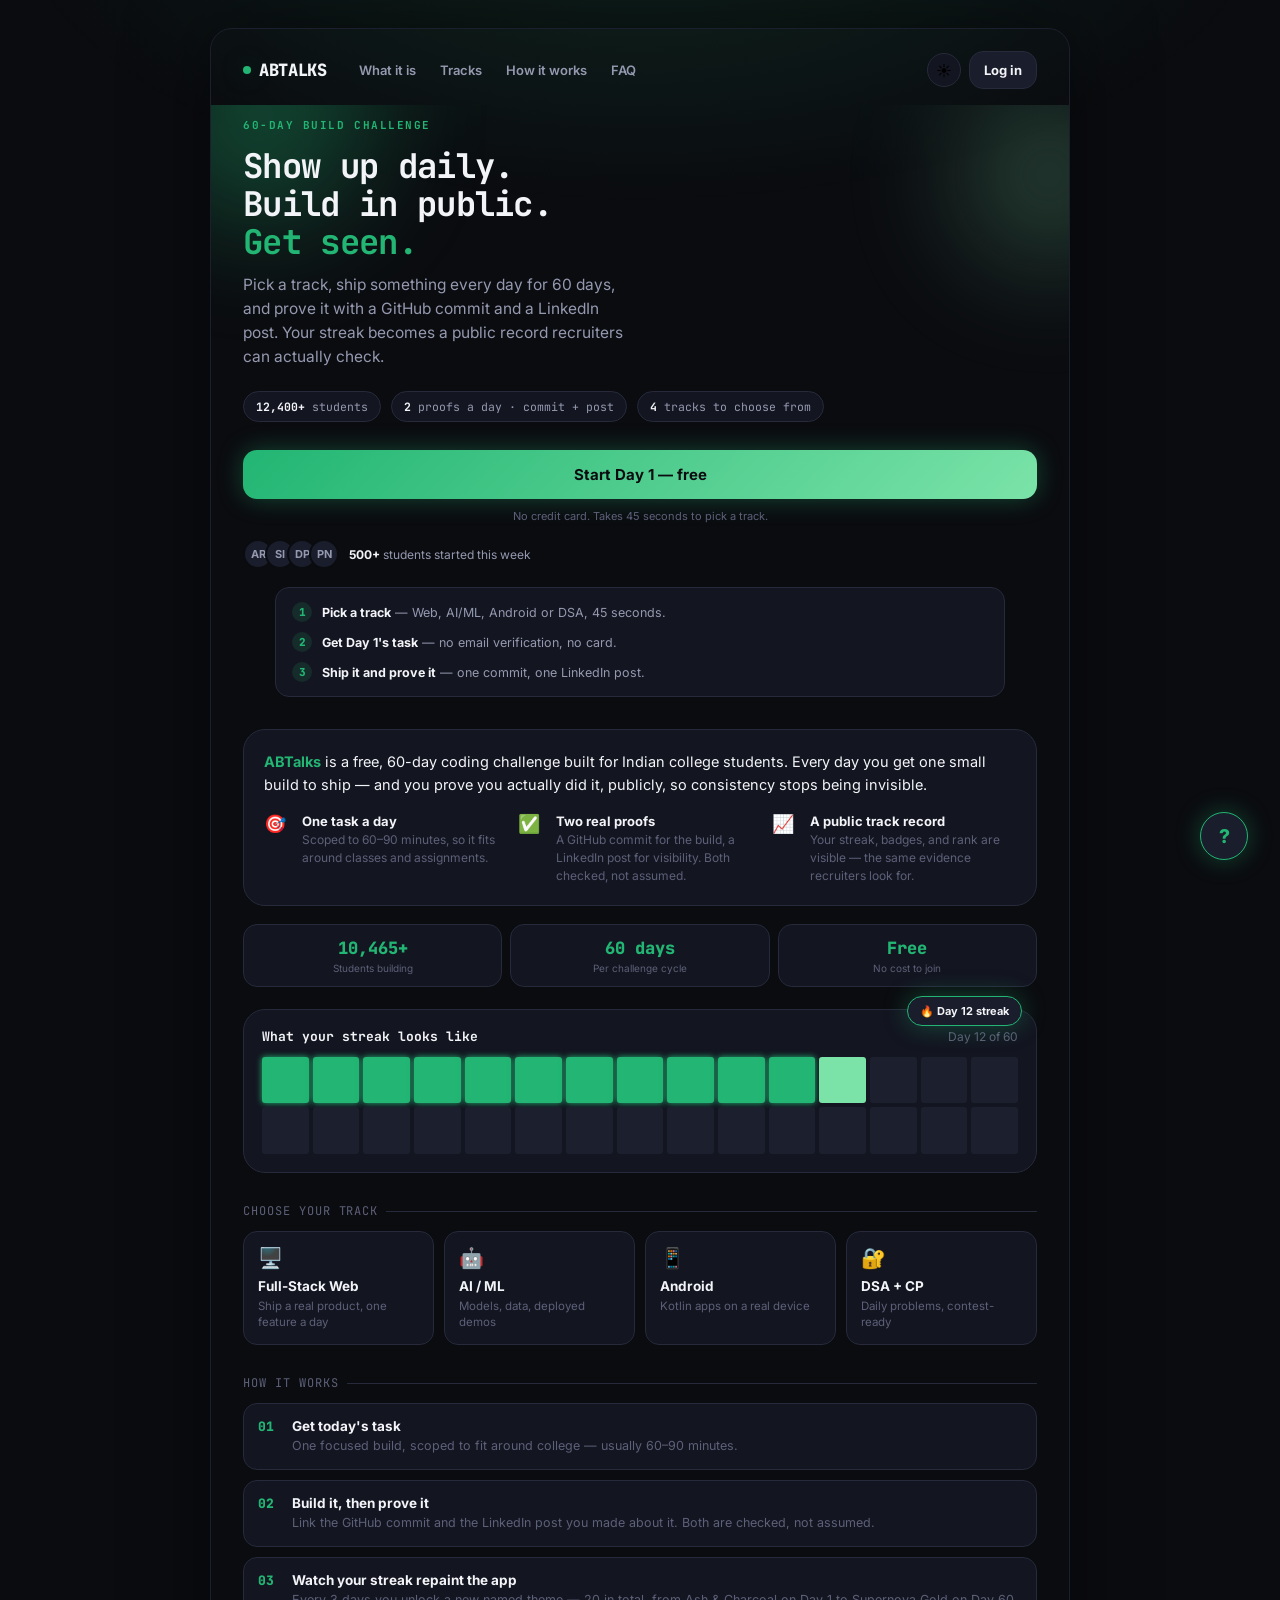
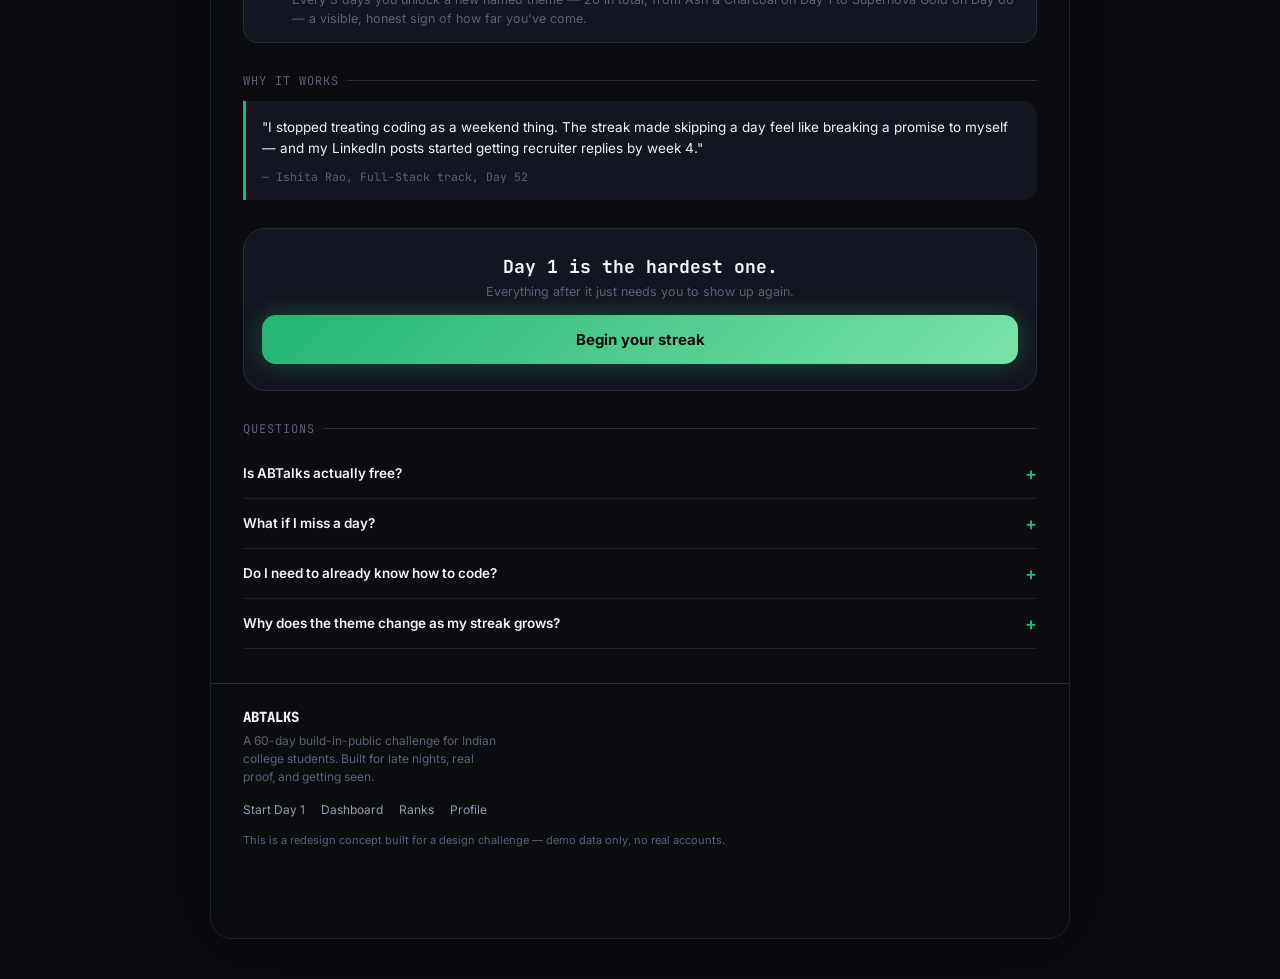
<file: index.html>
<!doctype html>
<html lang="en">
<head>
<meta charset="UTF-8" />
<meta name="viewport" content="width=device-width, initial-scale=1, viewport-fit=cover" />
<title>ABTalks — Prove you show up. Every day, for 60 days.</title>
<meta name="description" content="A 60-day coding challenge for Indian college students. Build daily, prove it with a commit and a LinkedIn post, and turn a streak into a story recruiters notice." />
<link rel="stylesheet" href="assets/style.css" />
</head>
<body data-tier="t4">
<div class="screen">

  <div class="topbar">
    <div class="wordmark"><span class="dot"></span>ABTALKS</div>
    <nav class="nav-links">
      <a href="#about">What it is</a>
      <a href="#tracks">Tracks</a>
      <a href="#how">How it works</a>
      <a href="#faq">FAQ</a>
    </nav>
    <div class="top-actions">
      <button class="theme-toggle" aria-label="Toggle light/dark theme">☀️</button>
      <a href="dashboard/" class="btn btn-secondary btn-sm">Log in</a>
      <button class="hamburger" id="hamburger" aria-label="Open menu">☰</button>
    </div>

  </div>

  <div class="mob-nav" id="mobNav">
    <button class="mob-close" id="mobClose" aria-label="Close menu">✕</button>
    <a href="#about" data-close>What it is</a>
    <a href="#tracks" data-close>Tracks</a>
    <a href="#how" data-close>How it works</a>
    <a href="#faq" data-close>FAQ</a>
    <a href="dashboard/" data-close>Log in</a>
  </div>

  <section class="hero" id="about">
    <div class="hero-blobs"><span class="b1"></span><span class="b2"></span></div>
    <span class="eyebrow anim-up" style="--d:.02s">60-day build challenge</span>
    <h1 class="anim-up" style="--d:.08s">Show up daily.<br>Build in public.<br><em>Get seen.</em></h1>
    <p class="sub anim-up" style="--d:.14s">Pick a track, ship something every day for 60 days, and prove it with a GitHub commit and a LinkedIn post. Your streak becomes a public record recruiters can actually check.</p>

    <div class="proof-row anim-up" style="--d:.2s">
      <div class="proof-pill"><b>12,400+</b> students</div>
      <div class="proof-pill"><b>2</b> proofs a day · commit + post</div>
      <div class="proof-pill"><b>4</b> tracks to choose from</div>
    </div>

    <a href="start/" class="btn btn-primary anim-up" style="margin-top:18px;--d:.26s">Start Day 1 — free</a>
    <p class="foot-note anim-up" style="margin-top:10px;--d:.3s">No credit card. Takes 45 seconds to pick a track.</p>

    <div class="avatar-proof anim-up" style="--d:.34s">
      <div class="avatar-stack">
        <div class="av">AR</div><div class="av">SI</div><div class="av">DP</div><div class="av">PN</div>
      </div>
      <div class="ap-text"><b>500+</b> students started this week</div>
    </div>

    <div class="mini-steps anim-up" style="--d:.4s">
      <div class="ms-row"><span class="ms-n">1</span><span><b>Pick a track</b> — Web, AI/ML, Android or DSA, 45 seconds.</span></div>
      <div class="ms-row"><span class="ms-n">2</span><span><b>Get Day 1's task</b> — no email verification, no card.</span></div>
      <div class="ms-row"><span class="ms-n">3</span><span><b>Ship it and prove it</b> — one commit, one LinkedIn post.</span></div>
    </div>
  </section>

  <div class="about-band">
    <p class="k-line"><b>ABTalks</b> is a free, 60-day coding challenge built for Indian college students. Every day you get one small build to ship — and you prove you actually did it, publicly, so consistency stops being invisible.</p>
    <div class="about-pillars">
      <div class="pillar"><span class="ic">🎯</span><div><h5>One task a day</h5><p>Scoped to 60–90 minutes, so it fits around classes and assignments.</p></div></div>
      <div class="pillar"><span class="ic">✅</span><div><h5>Two real proofs</h5><p>A GitHub commit for the build, a LinkedIn post for visibility. Both checked, not assumed.</p></div></div>
      <div class="pillar"><span class="ic">📈</span><div><h5>A public track record</h5><p>Your streak, badges, and rank are visible — the same evidence recruiters look for.</p></div></div>
    </div>
  </div>

  <div class="trust-strip">
    <div class="trust-cell"><div class="v"><span class="count-up" data-to="12400">0</span>+</div><div class="l">Students building</div></div>
    <div class="trust-cell"><div class="v">60 days</div><div class="l">Per challenge cycle</div></div>
    <div class="trust-cell"><div class="v">Free</div><div class="l">No cost to join</div></div>
  </div>

  <div class="ladder-preview">
    <div class="float-chip">🔥 Day 12 streak</div>
    <div class="cap">
      <span>What your streak looks like</span>
      <span>Day 12 of 60</span>
    </div>
    <div class="rungs" id="previewRungs"></div>
  </div>

  <div class="section-title" id="tracks">Choose your track</div>
  <div class="track-grid">
    <div class="track-card"><div class="icn">🖥️</div><h4>Full-Stack Web</h4><p>Ship a real product, one feature a day</p></div>
    <div class="track-card"><div class="icn">🤖</div><h4>AI / ML</h4><p>Models, data, deployed demos</p></div>
    <div class="track-card"><div class="icn">📱</div><h4>Android</h4><p>Kotlin apps on a real device</p></div>
    <div class="track-card"><div class="icn">🔐</div><h4>DSA + CP</h4><p>Daily problems, contest-ready</p></div>
  </div>

  <div class="section-title" id="how">How it works</div>
  <div class="step-row">
    <div class="step">
      <div class="num">01</div>
      <div><h5>Get today's task</h5><p>One focused build, scoped to fit around college — usually 60–90 minutes.</p></div>
    </div>
    <div class="step">
      <div class="num">02</div>
      <div><h5>Build it, then prove it</h5><p>Link the GitHub commit and the LinkedIn post you made about it. Both are checked, not assumed.</p></div>
    </div>
    <div class="step">
      <div class="num">03</div>
      <div><h5>Watch your streak repaint the app</h5><p>Every 3 days you unlock a new named theme — 20 in total, from Ash & Charcoal on Day 1 to Supernova Gold on Day 60 — a visible, honest sign of how far you've come.</p></div>
    </div>
  </div>

  <div class="section-title">Why it works</div>
  <div class="quote-card">
    <p>"I stopped treating coding as a weekend thing. The streak made skipping a day feel like breaking a promise to myself — and my LinkedIn posts started getting recruiter replies by week 4."</p>
    <div class="who">— Ishita Rao, Full-Stack track, Day 52</div>
  </div>

  <div class="cta-band">
    <h3>Day 1 is the hardest one.</h3>
    <p>Everything after it just needs you to show up again.</p>
    <a href="start/" class="btn btn-primary">Begin your streak</a>
  </div>

  <div class="section-title" id="faq">Questions</div>
  <div class="faq-wrap">
    <details class="faq-item">
      <summary>Is ABTalks actually free?</summary>
      <p>Yes — joining and running the full 60-day challenge costs nothing. There's no card required to start Day 1.</p>
    </details>
    <details class="faq-item">
      <summary>What if I miss a day?</summary>
      <p>Your streak resets, but your longest streak stays on record, and every student gets a streak freeze to protect one missed day without losing progress.</p>
    </details>
    <details class="faq-item">
      <summary>Do I need to already know how to code?</summary>
      <p>You need the basics of your chosen track. Tasks ramp in difficulty across the 60 days rather than assuming expert-level skill on Day 1.</p>
    </details>
    <details class="faq-item">
      <summary>Why does the theme change as my streak grows?</summary>
      <p>It's a visible, honest signal of consistency — 20 named themes across the 60 days (Ash & Charcoal, First Spark, Emerald Forest, Cosmic Nebula… all the way to Supernova Gold), each unlocked every 3 days you build. Not a cosmetic skin — a real progress marker.</p>
    </details>
  </div>

  <footer class="site-footer">
    <div class="fw">ABTALKS</div>
    <p class="ftag">A 60-day build-in-public challenge for Indian college students. Built for late nights, real proof, and getting seen.</p>
    <div class="footer-links">
      <a href="start/">Start Day 1</a>
      <a href="dashboard/">Dashboard</a>
      <a href="ranks/">Ranks</a>
      <a href="profile/">Profile</a>
    </div>
    <p class="footer-legal">This is a redesign concept built for a design challenge — demo data only, no real accounts.</p>
  </footer>
</div>

<button class="btt" id="btt" aria-label="Back to top">↑</button>

<script src="assets/data.js"></script>
<script src="assets/app.js"></script>
<script>
  initThemeToggle();
  applyTier("t4");
  const el = document.getElementById("previewRungs");
  const rungs = ABTALKS_MOCK.scenarios.onTrack.rungs.slice(0, 30);
  el.innerHTML = rungs.map(r => `<div class="rung ${r.state === 'done' ? 'on' : ''} ${r.state === 'today' ? 'today' : ''}"></div>`).join("");

  // Sticky nav — adds a background once the page scrolls past the hero
  const topbar = document.querySelector(".topbar");
  window.addEventListener("scroll", () => {
    topbar.classList.toggle("stuck", window.scrollY > 40);
    document.getElementById("btt").classList.toggle("show", window.scrollY > 500);
  });

  // Animated count-up — runs once, when the trust strip scrolls into view
  const counters = document.querySelectorAll(".count-up");
  const io = new IntersectionObserver((entries) => {
    entries.forEach(entry => {
      if (!entry.isIntersecting) return;
      const target = +entry.target.dataset.to;
      const dur = 900;
      const start = performance.now();
      function tick(now) {
        const p = Math.min(1, (now - start) / dur);
        entry.target.textContent = Math.round(target * (1 - Math.pow(1 - p, 3))).toLocaleString();
        if (p < 1) requestAnimationFrame(tick);
      }
      requestAnimationFrame(tick);
      io.unobserve(entry.target);
    });
  }, { threshold: 0.6 });
  counters.forEach(c => io.observe(c));

  document.getElementById("btt").addEventListener("click", () => window.scrollTo({ top: 0, behavior: "smooth" }));

  // Mobile menu
  const hamburger = document.getElementById("hamburger");
  const mobNav = document.getElementById("mobNav");
  const closeMob = () => mobNav.classList.remove("show");
  hamburger.addEventListener("click", () => mobNav.classList.add("show"));
  document.getElementById("mobClose").addEventListener("click", closeMob);
  mobNav.querySelectorAll("[data-close]").forEach(a => a.addEventListener("click", closeMob));

  initHelpWidget();
</script>
</body>
</html>
</file>
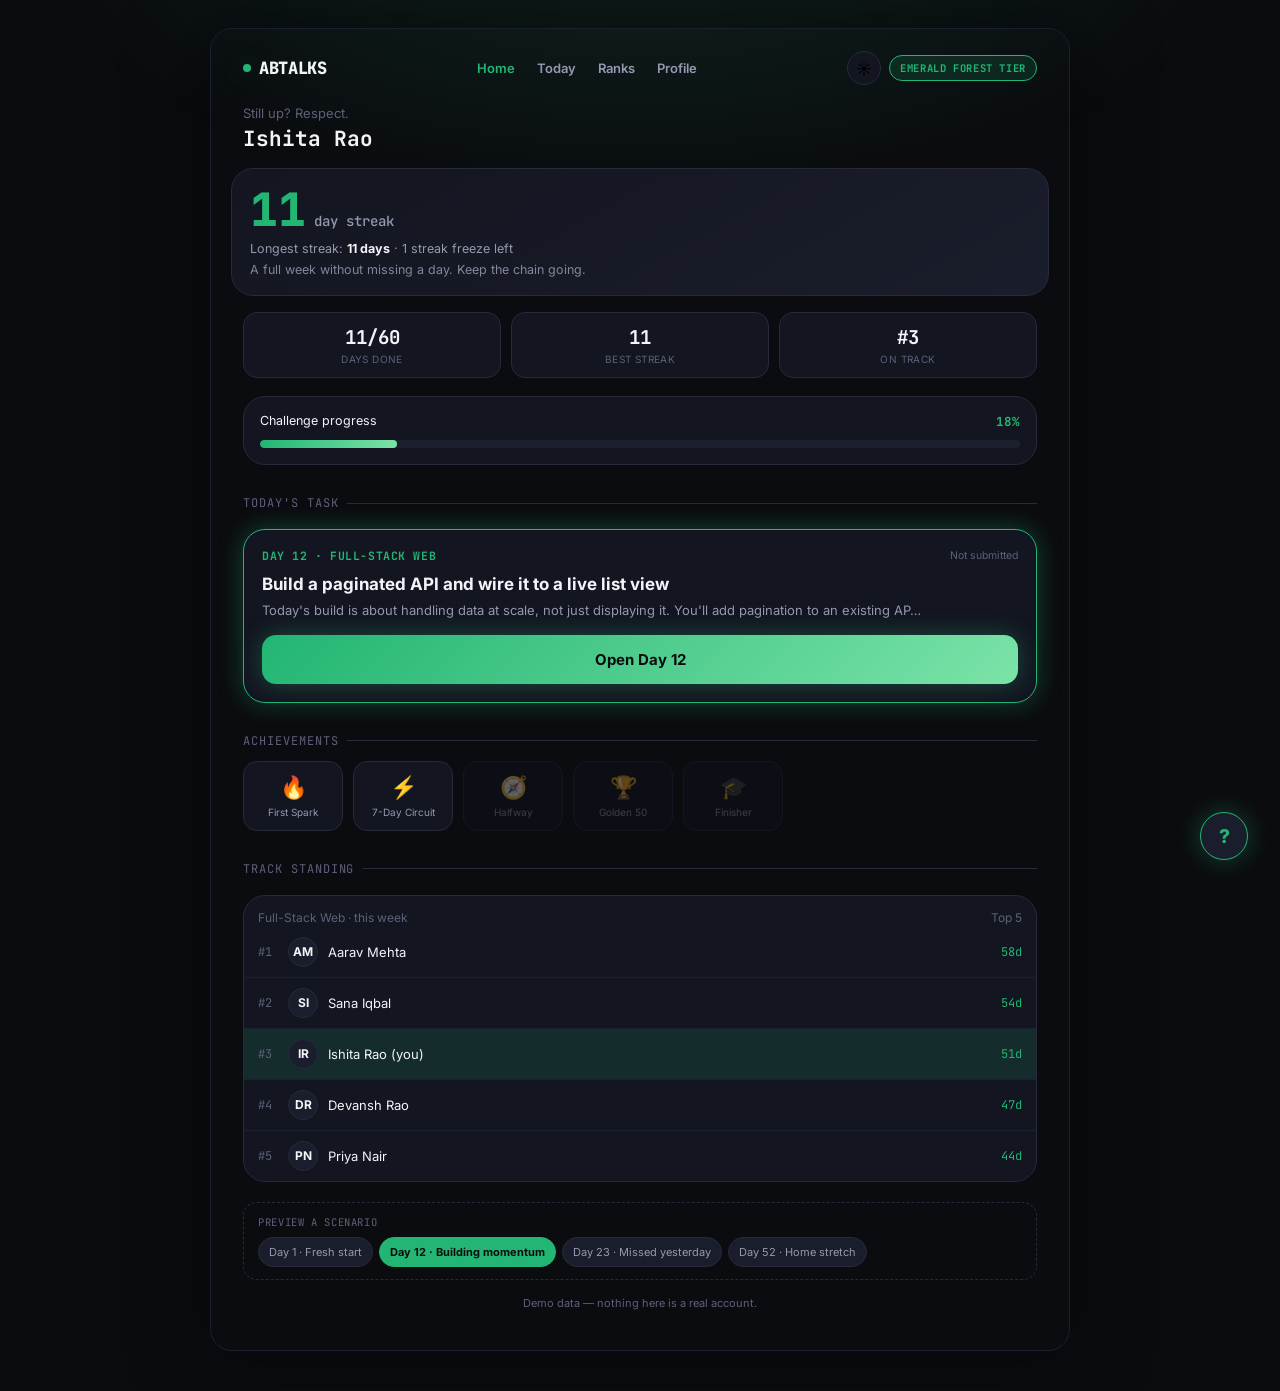
<file: dashboard/index.html>
<!doctype html>
<html lang="en">
<head>
<meta charset="UTF-8" />
<meta name="viewport" content="width=device-width, initial-scale=1, viewport-fit=cover" />
<title>Dashboard — ABTalks</title>
<link rel="stylesheet" href="../assets/style.css" />
</head>
<body>
<div class="screen">

  <div class="topbar">
    <div class="wordmark"><span class="dot"></span>ABTALKS</div>
    <nav class="desktop-nav">
      <a href="./" class="active">Home</a>
      <a href="../day/12/">Today</a>
      <a href="../ranks/">Ranks</a>
      <a href="../profile/">Profile</a>
    </nav>
    <div class="top-actions">
      <button class="theme-toggle" aria-label="Toggle light/dark theme">☀️</button>
      <div class="tier-chip" id="tierChip">Spark</div>
    </div>
  </div>

  <div class="greet">
    <div class="hi" id="greetLine">Good to see you back</div>
    <h2 id="studentName">Ishita Rao</h2>
  </div>

  <!-- Streak banner: swaps entirely across the day1 / missed / on-track states -->
  <div class="banner" id="streakBanner"></div>

  <div class="stat-grid" id="statGrid"></div>

  <div class="progress-card">
    <div class="head"><span>Challenge progress</span><b id="progressPct">0%</b></div>
    <div class="bar-track"><div class="bar-fill" id="progressFill" style="width:0%"></div></div>
  </div>

  <div class="section-title">Today's task</div>
  <div class="task-card" id="taskCard"></div>

  <div class="section-title">Achievements</div>
  <div class="badge-row" id="badgeRow"></div>

  <div class="section-title">Track standing</div>
  <div class="leader-card">
    <div class="lh"><span>Full-Stack Web · this week</span><span>Top 5</span></div>
    <div id="leaderList"></div>
  </div>

  <!-- Judge preview: lets anyone flip through the real edge cases in one tap,
       instead of needing three separate mock accounts to see them. -->
  <div class="judge-panel">
    <div class="lbl">Preview a scenario</div>
    <div class="judge-opts" id="scenarioOpts"></div>
  </div>

  <p class="foot-note" style="margin-top:16px;">Demo data — nothing here is a real account.</p>
</div>

<div class="tabbar">
  <a href="../dashboard/" class="active"><span class="ic">🏠</span>Home</a>
  <a href="../day/12/"><span class="ic">📋</span>Today</a>
  <a href="../ranks/"><span class="ic">🏆</span>Ranks</a>
  <a href="../profile/"><span class="ic">👤</span>Profile</a>
</div>

<script src="../assets/data.js"></script>
<script src="../assets/app.js"></script>
<script>
const params = new URLSearchParams(location.search);
const fromUrl = params.get("scenario");
if (fromUrl && ABTALKS_MOCK.scenarios[fromUrl]) setActiveScenarioKey(fromUrl);
let activeKey = getActiveScenarioKey();

function render(key) {
  activeKey = key;
  setActiveScenarioKey(key);
  const s = getEffectiveState(key);
  const mockProfile = getMockProfile();
  const student = mockProfile ? { ...ABTALKS_MOCK.student, ...mockProfile } : ABTALKS_MOCK.student;

  initThemeToggle();
  applyTier(s.tier);
  document.getElementById("tierChip").textContent = tierLabel(s.tier) + " tier";
  document.getElementById("studentName").textContent = student.name;

  // Fire the milestone celebration whenever the tier actually changes —
  // this is what makes crossing day 10/30/50 feel like an event, not a
  // silent CSS variable swap.
  const lastTier = getLastSeenTier();
  if (lastTier && lastTier !== s.tier) celebrateTier(s.tier);
  setLastSeenTier(s.tier);

  // Greeting
  const hour = new Date().getHours();
  const greetWord = hour >= 22 || hour < 5 ? "Still up? Respect." : hour < 12 ? "Good morning" : hour < 18 ? "Good afternoon" : "Good evening";
  document.getElementById("greetLine").textContent = greetWord;

  // Streak banner — three distinct edge-case states
  const banner = document.getElementById("streakBanner");
  if (s.key === "day1") {
    banner.className = "banner empty";
    banner.innerHTML = `
      <div class="big-icn">🌱</div>
      <div class="streak-num" style="justify-content:center;margin-top:8px;">0<small>day streak</small></div>
      <div class="streak-tag">Every streak starts at zero. Finish <b>Day 1</b> below to light the first rung.</div>`;
  } else if (s.missedYesterday) {
    banner.className = "banner warn";
    banner.innerHTML = `
      <div class="streak-num">0<small>day streak</small></div>
      <div class="streak-tag">You missed <b>Day 22</b> — your streak reset, but your best run of <b>${s.longestStreak} days</b> is still on record.
      ${s.freezesLeft > 0 ? `You still have <b>1 streak freeze</b> saved for next time.` : ""}</div>`;
  } else {
    banner.className = "banner flame";
    const compliment =
      s.streak >= 45 ? "You're in the final stretch — this is what finishing looks like." :
      s.streak >= 21 ? "Three weeks straight. This isn't luck anymore, it's a habit." :
      s.streak >= 7  ? "A full week without missing a day. Keep the chain going." :
                        "Day " + s.streak + " down. Show up tomorrow and make it two in a row.";
    banner.innerHTML = `
      <div class="streak-num">${s.streak}<small>day streak</small></div>
      <div class="streak-tag">Longest streak: <b>${s.longestStreak} days</b> · ${s.freezesLeft} streak freeze left</div>
      <div class="streak-tag" style="margin-top:6px;opacity:.85;">${compliment}</div>`;
  }

  // Stats
  document.getElementById("statGrid").innerHTML = `
    <div class="stat-card"><div class="v">${s.daysCompleted}/60</div><div class="l">Days done</div></div>
    <div class="stat-card"><div class="v">${s.longestStreak}</div><div class="l">Best streak</div></div>
    <div class="stat-card"><div class="v">#3</div><div class="l">On track</div></div>`;

  // Progress
  const pct = Math.round((s.daysCompleted / 60) * 100);
  document.getElementById("progressPct").textContent = pct + "%";
  document.getElementById("progressFill").style.width = pct + "%";

  // Today's task — resolved by the student's own track + the active scenario's day,
  // so a DSA+CP student sees a DSA+CP task, not a Full-Stack Web one wearing their label.
  const day = getDayContent(student.track, s.currentDay);
  document.getElementById("taskCard").innerHTML = `
    <div class="top"><span class="day-lbl">DAY ${day.number} · ${student.track.toUpperCase()}</span><span class="status-dot">Not submitted</span></div>
    <h3>${day.title}</h3>
    <p>${day.brief.slice(0, 110)}…</p>
    <a href="../day/12/" class="btn btn-primary">Open Day ${day.number}</a>`;

  // Badges
  document.getElementById("badgeRow").innerHTML = ABTALKS_MOCK.badges.map(b => {
    const unlocked = s.daysCompleted >= b.need;
    return `<div class="badge ${unlocked ? "" : "locked"}"><div class="ic">${b.icon}</div><div class="n">${b.name}</div></div>`;
  }).join("");

  // Leaderboard
  document.getElementById("leaderList").innerHTML = ABTALKS_MOCK.leaderboard.map((p, i) => `
    <div class="leader-row ${p.you ? "me" : ""}">
      <div class="rank">#${i + 1}</div>
      <div class="avatar">${p.name.split(" ").map(w => w[0]).join("")}</div>
      <div class="nm">${p.name}${p.you ? " (you)" : ""}</div>
      <div class="streak">${p.streak}d</div>
    </div>`).join("");

  // Judge preview switcher
  document.getElementById("scenarioOpts").innerHTML = Object.values(ABTALKS_MOCK.scenarios).map(sc => `
    <button class="${sc.key === key ? "on" : ""}" onclick="previewScenario('${sc.key}')">${sc.label}</button>
  `).join("");
}

/* Tapping a different Judge Preview option is a persona switch, not a
   day's submission — it should always land on that persona's real
   starting point, so reset progress to the scenario's baseline first. */
function previewScenario(newKey) {
  resetProgress(newKey);
  render(newKey);
}

render(activeKey);
initHelpWidget();

// One-time welcome nudge — fires only immediately after /start hands off here
// on the day1 scenario, not on every future day1-preview visit.
if (activeKey === "day1" && !sessionStorage.getItem("abtalks_welcomed")) {
  sessionStorage.setItem("abtalks_welcomed", "1");
  setTimeout(() => showToast("Welcome, " + (getMockProfile()?.name || "there") + " — finish Day 1 to unlock your first badge 🔥"), 500);
}
</script>
</body>
</html>
</file>
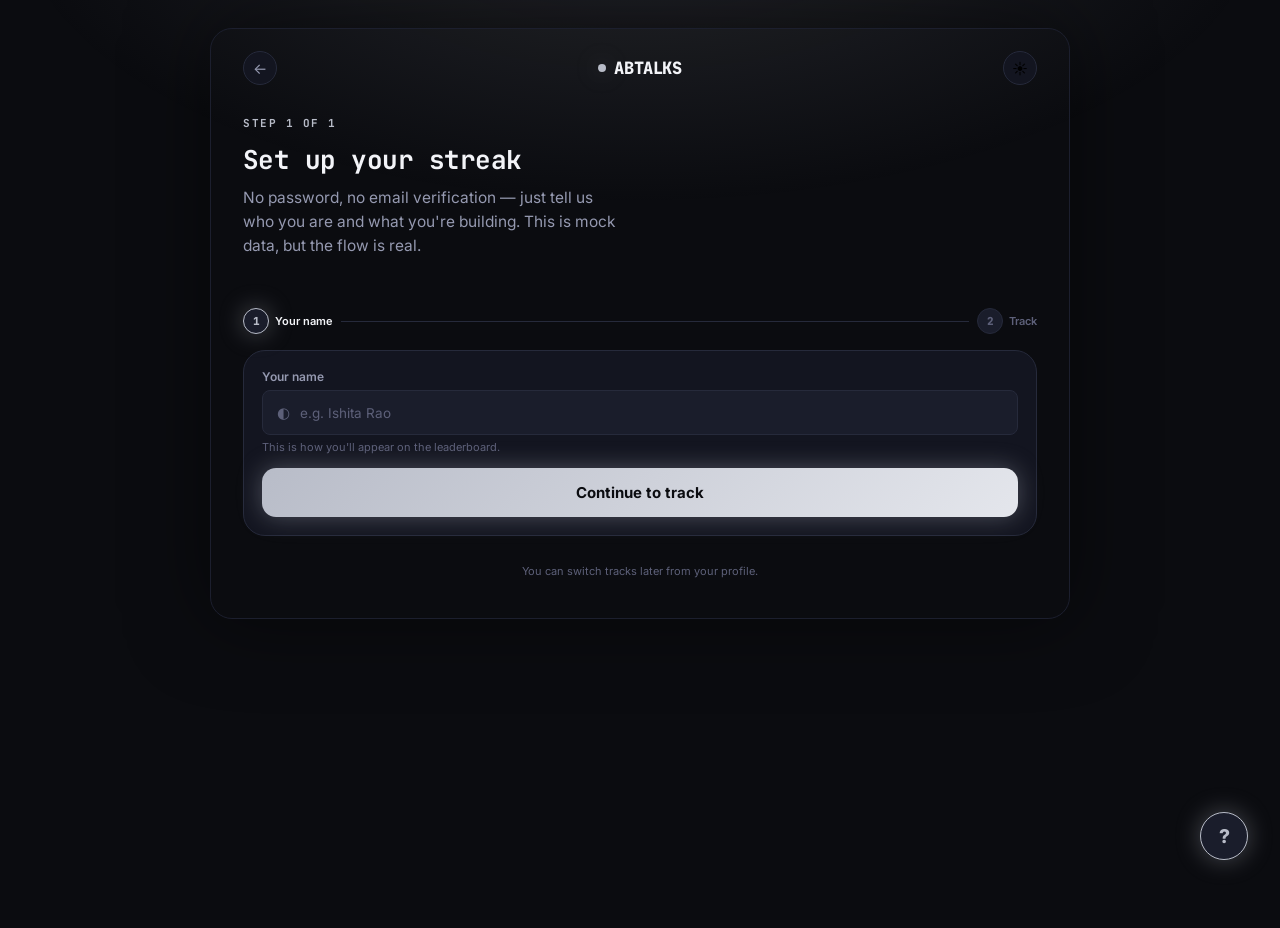
<file: start/index.html>
<!doctype html>
<html lang="en">
<head>
<meta charset="UTF-8" />
<meta name="viewport" content="width=device-width, initial-scale=1, viewport-fit=cover" />
<title>Start your streak — ABTalks</title>
<link rel="stylesheet" href="../assets/style.css" />
</head>
<body>
<div class="screen">
  <div class="topbar">
    <a href="../" class="arrow-btn" aria-label="Back">←</a>
    <div class="wordmark"><span class="dot"></span>ABTALKS</div>
    <button class="theme-toggle" aria-label="Toggle light/dark theme">☀️</button>
  </div>

  <div class="hero" style="padding-top:10px;">
    <span class="eyebrow">Step 1 of 1</span>
    <h1 style="font-size:26px;">Set up your streak</h1>
    <p class="sub">No password, no email verification — just tell us who you are and what you're building. This is mock data, but the flow is real.</p>
  </div>

  <div class="stepper" id="regStepper">
    <div class="step-wrap active" data-step="1"><div class="step-dot active">1</div><span>Your name</span></div>
    <div class="step-line"></div>
    <div class="step-wrap" data-step="2"><div class="step-dot">2</div><span>Track</span></div>
  </div>

  <div class="brief-card" style="margin-top:4px;">
    <div class="sub-step active" id="regStep1">
      <div class="field">
        <label for="nameInput">Your name</label>
        <div class="input-wrap">
          <span class="ic">◐</span>
          <input id="nameInput" type="text" placeholder="e.g. Ishita Rao" autocomplete="off" />
        </div>
        <div class="hint">This is how you'll appear on the leaderboard.</div>
      </div>
      <button class="btn btn-primary" id="nameNext" disabled>Continue to track</button>
    </div>

    <div class="sub-step" id="regStep2">
      <div class="field" style="margin-bottom:4px;">
        <label>Pick a track</label>
      </div>
      <div class="track-grid" id="trackPicker" style="margin:0;"></div>
      <div class="step-actions" style="margin-top:14px;">
        <button class="btn btn-secondary" id="trackBack">Back</button>
        <button class="btn btn-primary" id="beginBtn" disabled>Start Day 1</button>
      </div>
    </div>
  </div>

  <div style="padding:10px 20px 0;">
    <p class="foot-note">You can switch tracks later from your profile.</p>
  </div>
</div>

<script src="../assets/data.js"></script>
<script src="../assets/app.js"></script>
<script>
  initThemeToggle();
  applyTier("t1");
  const picker = document.getElementById("trackPicker");
  let chosen = null;
  picker.innerHTML = ABTALKS_MOCK.tracks.map((t, i) => `
    <div class="track-card" data-i="${i}" style="cursor:pointer;">
      <div class="icn">${t.icon}</div><h4>${t.name}</h4><p>${t.desc}</p>
    </div>`).join("");

  picker.querySelectorAll(".track-card").forEach(card => {
    card.addEventListener("click", () => {
      picker.querySelectorAll(".track-card").forEach(c => c.style.borderColor = "var(--line)");
      card.style.borderColor = "var(--accent)";
      chosen = ABTALKS_MOCK.tracks[card.dataset.i].name;
      checkReady();
    });
  });

  const nameInput = document.getElementById("nameInput");
  const nameNext = document.getElementById("nameNext");
  const beginBtn = document.getElementById("beginBtn");

  nameInput.addEventListener("input", () => {
    nameNext.disabled = !(nameInput.value.trim().length > 1);
  });
  function checkReady() {
    beginBtn.disabled = !chosen;
  }

  const regStepper = document.getElementById("regStepper");
  const regSteps = { 1: document.getElementById("regStep1"), 2: document.getElementById("regStep2") };
  function goToRegStep(n) {
    Object.values(regSteps).forEach(el => el.classList.remove("active"));
    regSteps[n].classList.add("active");
    regStepper.querySelectorAll(".step-wrap").forEach(w => {
      const s = +w.dataset.step;
      const dot = w.querySelector(".step-dot");
      w.classList.toggle("active", s === n);
      w.classList.toggle("done", s < n);
      dot.classList.toggle("active", s === n);
      dot.classList.toggle("done", s < n);
      dot.textContent = s < n ? "✓" : s;
    });
  }
  nameNext.addEventListener("click", () => { if (!nameNext.disabled) goToRegStep(2); });
  document.getElementById("trackBack").addEventListener("click", () => goToRegStep(1));

  beginBtn.addEventListener("click", () => {
    setMockProfile({ name: nameInput.value.trim(), track: chosen, startedAt: new Date().toISOString() });
    setActiveScenarioKey("day1");
    setLastSeenTier("t1");
    location.href = "../dashboard/";
  });

  initHelpWidget();
</script>
</body>
</html>
</file>
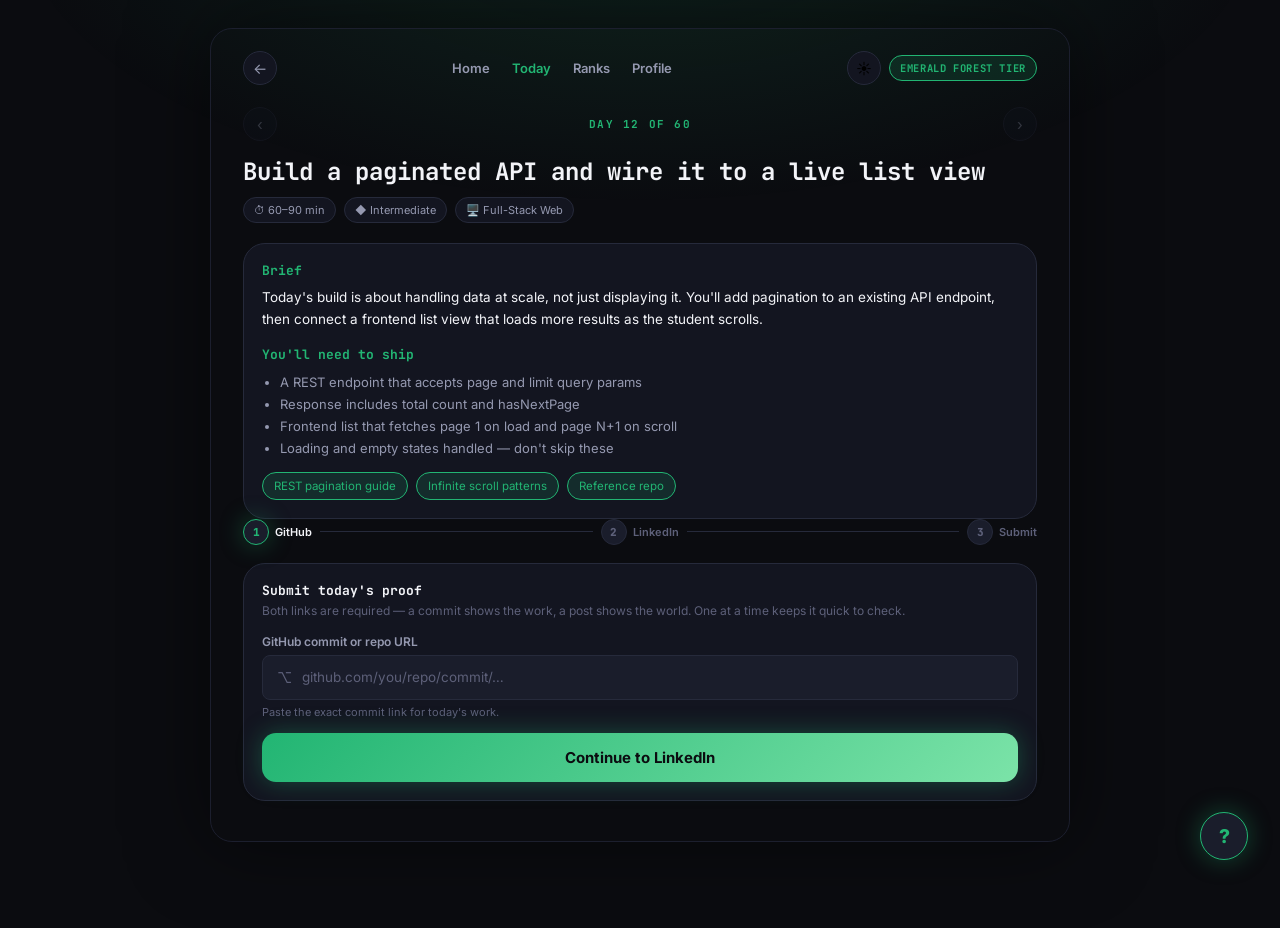
<file: day/12/index.html>
<!doctype html>
<html lang="en">
<head>
<meta charset="UTF-8" />
<meta name="viewport" content="width=device-width, initial-scale=1, viewport-fit=cover" />
<title>Day 12 — ABTalks</title>
<link rel="stylesheet" href="../../assets/style.css" />
</head>
<body>
<div class="screen">

  <div class="topbar">
    <a href="../../dashboard/" class="arrow-btn" aria-label="Back to dashboard">←</a>
    <nav class="desktop-nav">
      <a href="../../dashboard/">Home</a>
      <a href="./" class="active">Today</a>
      <a href="../../ranks/">Ranks</a>
      <a href="../../profile/">Profile</a>
    </nav>
    <div class="top-actions">
      <button class="theme-toggle" aria-label="Toggle light/dark theme">☀️</button>
      <div class="tier-chip" id="tierChip">Circuit tier</div>
    </div>
  </div>

  <div class="day-hero">
    <div class="nav-row">
      <a href="#" class="arrow-btn disabled" aria-disabled="true" id="prevDayArrow" title="Previous day — already submitted">‹</a>
      <span class="eyebrow" id="dayEyebrow">DAY 12 OF 60</span>
      <a href="#" class="arrow-btn disabled" aria-disabled="true" title="Unlocks tomorrow">›</a>
    </div>
    <h1 id="dayTitle">Build a paginated API and wire it to a live list view</h1>
    <div class="meta-row">
      <span class="meta-tag">⏱ 60–90 min</span>
      <span class="meta-tag">◆ Intermediate</span>
      <span class="meta-tag">🖥️ Full-Stack Web</span>
    </div>
  </div>

  <div class="brief-card">
    <h4>Brief</h4>
    <p id="briefText"></p>
    <h4 style="margin-top:16px;">You'll need to ship</h4>
    <ul id="reqList"></ul>
    <div class="resource-row" id="resourceRow"></div>
  </div>

  <div class="stepper" id="submitStepper">
    <div class="step-wrap active" data-step="1"><div class="step-dot active">1</div><span>GitHub</span></div>
    <div class="step-line"></div>
    <div class="step-wrap" data-step="2"><div class="step-dot">2</div><span>LinkedIn</span></div>
    <div class="step-line"></div>
    <div class="step-wrap" data-step="3"><div class="step-dot">3</div><span>Submit</span></div>
  </div>

  <div class="submit-card">
    <h4>Submit today's proof</h4>
    <p>Both links are required — a commit shows the work, a post shows the world. One at a time keeps it quick to check.</p>

    <!-- Step 1: GitHub -->
    <div class="sub-step active" id="subStep1">
      <div class="field" id="fieldGh">
        <label for="ghInput">GitHub commit or repo URL</label>
        <div class="input-wrap">
          <span class="ic">⌥</span>
          <input id="ghInput" name="gh-commit-url" type="text" inputmode="url" placeholder="github.com/you/repo/commit/…" autocomplete="off" autocapitalize="off" autocorrect="off" spellcheck="false" data-lpignore="true" data-1p-ignore />
          <span class="check"></span>
        </div>
        <div class="hint">Paste the exact commit link for today's work.</div>
      </div>
      <button class="btn btn-primary" id="ghNext" disabled>Continue to LinkedIn</button>
    </div>

    <!-- Step 2: LinkedIn -->
    <div class="sub-step" id="subStep2">
      <div class="field" id="fieldLi">
        <label for="liInput">LinkedIn post URL</label>
        <div class="input-wrap">
          <span class="ic">in</span>
          <input id="liInput" name="li-post-url" type="text" inputmode="url" placeholder="linkedin.com/posts/…" autocomplete="off" autocapitalize="off" autocorrect="off" spellcheck="false" data-lpignore="true" data-1p-ignore />
          <span class="check"></span>
        </div>
        <div class="hint" id="liHint">Post about what you built and tag #ABTalksDay12.</div>
      </div>
      <div class="step-actions">
        <button class="btn btn-secondary" id="liBack">Back</button>
        <button class="btn btn-primary" id="liNext" disabled>Review submission</button>
      </div>
    </div>

    <!-- Step 3: Review + submit -->
    <div class="sub-step" id="subStep3">
      <div class="review-row">
        <div><span class="rr-label">GitHub</span><span class="rr-val" id="reviewGh"></span></div>
        <button type="button" class="rr-edit" data-goto="1">Edit</button>
      </div>
      <div class="review-row">
        <div><span class="rr-label">LinkedIn</span><span class="rr-val" id="reviewLi"></span></div>
        <button type="button" class="rr-edit" data-goto="2">Edit</button>
      </div>
      <button class="btn btn-primary" id="submitBtn">Submit Day 12</button>
    </div>
  </div>

  <!-- Thoughtful addition: an auto-generated "Proof Receipt" the student can
       screenshot and reuse — closing the loop between submitting proof and
       actually being seen, which is the whole point of the challenge. -->
  <div class="receipt-card" id="receiptCard">
    <div class="ic">🧾</div>
    <h4 id="receiptTitle">Day 12 — proof receipt</h4>
    <p id="receiptBody">Streak is now 12 days. Screenshot this and drop it in your next post for extra proof.</p>
    <button class="btn btn-secondary btn-sm" onclick="showToast('Receipt image saved (demo)')">Save as image</button>
  </div>

</div>

<div class="tabbar">
  <a href="../../dashboard/"><span class="ic">🏠</span>Home</a>
  <a href="./" class="active"><span class="ic">📋</span>Today</a>
  <a href="../../ranks/"><span class="ic">🏆</span>Ranks</a>
  <a href="../../profile/"><span class="ic">👤</span>Profile</a>
</div>

<script src="../../assets/data.js"></script>
<script src="../../assets/app.js"></script>
<script>
  const key = getActiveScenarioKey();
  const s = getEffectiveState(key);
  const mockProfile = getMockProfile();
  const student = mockProfile ? { ...ABTALKS_MOCK.student, ...mockProfile } : ABTALKS_MOCK.student;
  initThemeToggle();
  applyTier(s.tier);
  document.getElementById("tierChip").textContent = tierLabel(s.tier) + " tier";
  // Resolve by the student's own track, matching dashboard — a DSA+CP student
  // sees a DSA+CP task here too, not whatever track the last-viewed screen assumed.
  const d = getDayContent(student.track, s.currentDay);
  document.getElementById("dayEyebrow").textContent = `DAY ${d.number} OF 60`;
  document.getElementById("prevDayArrow").title = d.number > 1 ? `Day ${d.number - 1} — already submitted` : "This is Day 1 — nothing before it";
  document.getElementById("dayTitle").textContent = d.title;
  document.querySelectorAll(".day-hero .meta-tag")[0].textContent = "⏱ " + d.minutes;
  document.querySelectorAll(".day-hero .meta-tag")[1].textContent = "◆ " + d.difficulty;
  const trackIcon = (ABTALKS_MOCK.tracks.find(t => t.name === d.track) || {}).icon || "🖥️";
  document.querySelectorAll(".day-hero .meta-tag")[2].textContent = trackIcon + " " + d.track;
  document.getElementById("briefText").textContent = d.brief;
  document.getElementById("reqList").innerHTML = d.requirements.map(r => `<li>${r}</li>`).join("");
  document.getElementById("resourceRow").innerHTML = d.resources.map(r => `<span class="resource-chip">${r}</span>`).join("");
  document.getElementById("liHint").textContent = `Post about what you built and tag #ABTalksDay${d.number}.`;
  document.getElementById("submitBtn").textContent = `Submit Day ${d.number}`;
  document.getElementById("receiptTitle").textContent = `Day ${d.number} — proof receipt`;
  document.getElementById("receiptBody").textContent = `Streak is now ${s.streak + 1} days. Screenshot this and drop it in your next post for extra proof.`;
  document.title = `Day ${d.number} — ABTalks`;

  const gh = document.getElementById("ghInput");
  const li = document.getElementById("liInput");
  const fieldGh = document.getElementById("fieldGh");
  const fieldLi = document.getElementById("fieldLi");
  const ghNext = document.getElementById("ghNext");
  const liNext = document.getElementById("liNext");
  const submitBtn = document.getElementById("submitBtn");

  function urlLikely(v, hostHint) {
    return v.trim().length > 6 && v.includes(".") && (!hostHint || v.toLowerCase().includes(hostHint));
  }

  function refresh() {
    const ghOk = urlLikely(gh.value, "github");
    const liOk = urlLikely(li.value, "linkedin");
    fieldGh.classList.toggle("ok", ghOk);
    fieldLi.classList.toggle("ok", liOk);
    fieldGh.querySelector(".check").textContent = ghOk ? "✓" : "";
    fieldLi.querySelector(".check").textContent = liOk ? "✓" : "";
    ghNext.disabled = !ghOk;
    liNext.disabled = !liOk;
    return { ghOk, liOk };
  }
  gh.addEventListener("input", refresh);
  li.addEventListener("input", refresh);

  // ---- Guided 3-step flow: GitHub -> LinkedIn -> Review & Submit ----
  const stepEls = { 1: document.getElementById("subStep1"), 2: document.getElementById("subStep2"), 3: document.getElementById("subStep3") };
  const stepper = document.getElementById("submitStepper");

  function goToStep(n) {
    Object.values(stepEls).forEach(el => el.classList.remove("active"));
    stepEls[n].classList.add("active");
    stepper.querySelectorAll(".step-wrap").forEach(w => {
      const s = +w.dataset.step;
      const dot = w.querySelector(".step-dot");
      w.classList.toggle("active", s === n);
      w.classList.toggle("done", s < n);
      dot.classList.toggle("active", s === n);
      dot.classList.toggle("done", s < n);
      dot.textContent = s < n ? "✓" : s;
    });
    if (n === 3) {
      document.getElementById("reviewGh").textContent = gh.value.trim();
      document.getElementById("reviewLi").textContent = li.value.trim();
    }
    stepEls[n].scrollIntoView({ behavior: "smooth", block: "center" });
  }

  ghNext.addEventListener("click", () => { if (refresh().ghOk) goToStep(2); });
  document.getElementById("liBack").addEventListener("click", () => goToStep(1));
  liNext.addEventListener("click", () => { if (refresh().liOk) goToStep(3); });
  document.querySelectorAll(".rr-edit").forEach(btn => btn.addEventListener("click", () => goToStep(+btn.dataset.goto)));

  submitBtn.addEventListener("click", () => {
    // This is the one place a submission actually persists — everything
    // else on this page was just local form state until now.
    const updated = recordSubmission(d.number);

    submitBtn.textContent = "Submitted ✓";
    submitBtn.disabled = true;
    gh.disabled = true; li.disabled = true;
    document.getElementById("receiptBody").textContent =
      `Streak is now ${updated.streak} days. Screenshot this and drop it in your next post for extra proof.`;
    document.getElementById("receiptCard").classList.add("show");
    document.getElementById("receiptCard").scrollIntoView({ behavior: "smooth", block: "center" });
    showToast(`Day ${d.number} logged — streak extended to ${updated.streak}`);

    // Fire the same milestone celebration the dashboard uses if this
    // submission just crossed into a new theme tier.
    if (updated.tier !== getLastSeenTier()) {
      setLastSeenTier(updated.tier);
      setTimeout(() => celebrateTier(updated.tier), 600);
    }
  });

  // If today's day was already submitted (e.g. the student came back to
  // this page after logging it), show the completed state instead of a
  // blank form — this is what was missing before: submitting used to
  // only update this page's local UI, so reloading (or checking Profile/
  // Dashboard) looked like nothing had happened.
  if (s.doneDays.includes(d.number)) {
    document.getElementById("submitStepper").style.display = "none";
    document.querySelector(".submit-card").style.display = "none";
    document.getElementById("receiptBody").textContent =
      `Day ${d.number} is already logged — streak is ${s.streak} days. Come back tomorrow for Day ${Math.min(60, d.number + 1)}.`;
    document.getElementById("receiptCard").classList.add("show");
  }

  initHelpWidget();
</script>
</body>
</html>
</file>
<file: assets/style.css>
/* =========================================================
   ABTalks Redesign — Design System
   Concept: "The Commit Ladder"
   A student's 60 days are a literal ladder of rungs that
   light up as they climb. The accent color is not fixed —
   it evolves through 20 named themes, one every 3 days
   (Ash & Charcoal on Day 1 through Supernova Gold on Day 60),
   so the whole product visibly, continuously changes as a
   student's consistency deepens — not four flat checkpoints,
   a real palette journey. Built dark-first: this is a product
   used on a phone, late at night, after college.
   ========================================================= */

@import url('https://fonts.googleapis.com/css2?family=JetBrains+Mono:wght@400;500;600;700;800&family=Inter:wght@400;500;600;700;800&display=swap');

:root {
  --bg: #0B0C10;
  --bg-raised: #131520;
  --bg-raised-2: #1A1D2B;
  --line: #262A3B;
  --line-soft: #1C1F2E;
  --text: #F3F4F8;
  --text-dim: #9599B0;
  --text-faint: #5D6079;

  --font-display: 'JetBrains Mono', 'Courier New', monospace;
  --font-body: 'Inter', -apple-system, sans-serif;

  --radius-s: 8px;
  --radius-m: 14px;
  --radius-l: 22px;

  /* Tier 1/20 — ASH & CHARCOAL (Days 1–3): every streak starts in the quiet dark */
  --accent: #B8BCC8;
  --accent-2: #E4E6EC;
  --accent-soft: rgba(184, 188, 200, 0.14);
  --tier-label: "Ash & Charcoal";
  --tier-glow: 0 0 24px rgba(184, 188, 200, 0.35);
}

[data-tier="t2"] {
  /* Tier 2/20 — FIRST SPARK (Days 4–6) */
  --accent: #FF9F43;
  --accent-2: #FFC97A;
  --accent-soft: rgba(255, 159, 67, 0.14);
  --tier-label: "First Spark";
  --tier-glow: 0 0 24px rgba(255, 159, 67, 0.35);
}

[data-tier="t3"] {
  /* Tier 3/20 — SPROUT MINT (Days 7–9) */
  --accent: #5FE0B8;
  --accent-2: #A9FFE3;
  --accent-soft: rgba(95, 224, 184, 0.14);
  --tier-label: "Sprout Mint";
  --tier-glow: 0 0 24px rgba(95, 224, 184, 0.35);
}

[data-tier="t4"] {
  /* Tier 4/20 — EMERALD FOREST (Days 10–12) */
  --accent: #22B573;
  --accent-2: #7BE3A8;
  --accent-soft: rgba(34, 181, 115, 0.14);
  --tier-label: "Emerald Forest";
  --tier-glow: 0 0 24px rgba(34, 181, 115, 0.35);
}

[data-tier="t5"] {
  /* Tier 5/20 — OCEANIC TRENCH (Days 13–15) */
  --accent: #38BDF8;
  --accent-2: #A5E6FF;
  --accent-soft: rgba(56, 189, 248, 0.14);
  --tier-label: "Oceanic Trench";
  --tier-glow: 0 0 24px rgba(56, 189, 248, 0.35);
}

[data-tier="t6"] {
  /* Tier 6/20 — ELECTRIC INDIGO (Days 16–18) */
  --accent: #6D5EF5;
  --accent-2: #B4A9FF;
  --accent-soft: rgba(109, 94, 245, 0.14);
  --tier-label: "Electric Indigo";
  --tier-glow: 0 0 24px rgba(109, 94, 245, 0.35);
}

[data-tier="t7"] {
  /* Tier 7/20 — PURPLE HAZE (Days 19–21) */
  --accent: #C86DFA;
  --accent-2: #EBC0FF;
  --accent-soft: rgba(200, 109, 250, 0.14);
  --tier-label: "Purple Haze";
  --tier-glow: 0 0 24px rgba(200, 109, 250, 0.35);
}

[data-tier="t8"] {
  /* Tier 8/20 — SUNSET HORIZON (Days 22–24) */
  --accent: #FF8F6B;
  --accent-2: #FFD1A8;
  --accent-soft: rgba(255, 143, 107, 0.14);
  --tier-label: "Sunset Horizon";
  --tier-glow: 0 0 24px rgba(255, 143, 107, 0.35);
}

[data-tier="t9"] {
  /* Tier 9/20 — CYBER TEAL (Days 25–27) */
  --accent: #2DD4C8;
  --accent-2: #8FFFF2;
  --accent-soft: rgba(45, 212, 200, 0.14);
  --tier-label: "Cyber Teal";
  --tier-glow: 0 0 24px rgba(45, 212, 200, 0.35);
}

[data-tier="t10"] {
  /* Tier 10/20 — HALFWAY BRONZE (Days 28–30) */
  --accent: #D08A4C;
  --accent-2: #F0C48A;
  --accent-soft: rgba(208, 138, 76, 0.14);
  --tier-label: "Halfway Bronze";
  --tier-glow: 0 0 24px rgba(208, 138, 76, 0.35);
}

[data-tier="t11"] {
  /* Tier 11/20 — COSMIC NEBULA (Days 31–33) */
  --accent: #8C7CFA;
  --accent-2: #C9BCFF;
  --accent-soft: rgba(140, 124, 250, 0.14);
  --tier-label: "Cosmic Nebula";
  --tier-glow: 0 0 24px rgba(140, 124, 250, 0.35);
}

[data-tier="t12"] {
  /* Tier 12/20 — NORTHERN LIGHTS (Days 34–36) */
  --accent: #4AE3B5;
  --accent-2: #7FD8FF;
  --accent-soft: rgba(74, 227, 181, 0.14);
  --tier-label: "Northern Lights";
  --tier-glow: 0 0 24px rgba(74, 227, 181, 0.35);
}

[data-tier="t13"] {
  /* Tier 13/20 — SOLAR FLARE (Days 37–39) */
  --accent: #FF7A45;
  --accent-2: #FFB25E;
  --accent-soft: rgba(255, 122, 69, 0.14);
  --tier-label: "Solar Flare";
  --tier-glow: 0 0 24px rgba(255, 122, 69, 0.35);
}

[data-tier="t14"] {
  /* Tier 14/20 — TITANIUM ALLOY (Days 40–42) */
  --accent: #B9C2CE;
  --accent-2: #E9EDF2;
  --accent-soft: rgba(185, 194, 206, 0.14);
  --tier-label: "Titanium Alloy";
  --tier-glow: 0 0 24px rgba(185, 194, 206, 0.35);
}

[data-tier="t15"] {
  /* Tier 15/20 — HYPER VIOLET (Days 43–45) */
  --accent: #A855F7;
  --accent-2: #DDB3FF;
  --accent-soft: rgba(168, 85, 247, 0.14);
  --tier-label: "Hyper Violet";
  --tier-glow: 0 0 24px rgba(168, 85, 247, 0.35);
}

[data-tier="t16"] {
  /* Tier 16/20 — ROYAL SAPPHIRE (Days 46–48) */
  --accent: #3B7DFA;
  --accent-2: #8FCBFF;
  --accent-soft: rgba(59, 125, 250, 0.14);
  --tier-label: "Royal Sapphire";
  --tier-glow: 0 0 24px rgba(59, 125, 250, 0.35);
}

[data-tier="t17"] {
  /* Tier 17/20 — PRISM GLOW (Days 49–51) */
  --accent: #FF6EC7;
  --accent-2: #7AF5FF;
  --accent-soft: rgba(255, 110, 199, 0.14);
  --tier-label: "Prism Glow";
  --tier-glow: 0 0 24px rgba(255, 110, 199, 0.35);
}

[data-tier="t18"] {
  /* Tier 18/20 — DIAMOND OBSIDIAN (Days 52–54) */
  --accent: #E7ECF5;
  --accent-2: #FFFFFF;
  --accent-soft: rgba(231, 236, 245, 0.14);
  --tier-label: "Diamond Obsidian";
  --tier-glow: 0 0 24px rgba(231, 236, 245, 0.35);
}

[data-tier="t19"] {
  /* Tier 19/20 — PRESTIGE PLATINUM (Days 55–57) */
  --accent: #D8DCE3;
  --accent-2: #F5F7FA;
  --accent-soft: rgba(216, 220, 227, 0.14);
  --tier-label: "Prestige Platinum";
  --tier-glow: 0 0 24px rgba(216, 220, 227, 0.35);
}

[data-tier="t20"] {
  /* Tier 20/20 — SUPERNOVA GOLD (Days 58–60): the finale */
  --accent: #FFD24A;
  --accent-2: #FFF0B0;
  --accent-soft: rgba(255, 210, 74, 0.16);
  --tier-label: "Supernova Gold";
  --tier-glow: 0 0 28px rgba(255, 210, 74, 0.4);
}

* { box-sizing: border-box; }
html { -webkit-tap-highlight-color: transparent; }

[data-theme="light"] {
  --bg: #F7F6F3;
  --bg-raised: #FFFFFF;
  --bg-raised-2: #F0EFEA;
  --line: #E2E0D8;
  --line-soft: #EBEAE3;
  --text: #16171C;
  --text-dim: #55586B;
  --text-faint: #8B8E9E;
}
[data-theme="light"] .toast { background: #16171C; color: #F7F6F3; }

body {
  margin: 0;
  background: var(--bg);
  color: var(--text);
  font-family: var(--font-body);
  min-height: 100vh;
  transition: background 0.6s ease;
}

body::before {
  content: "";
  position: fixed;
  inset: 0;
  pointer-events: none;
  z-index: 0;
  background:
    radial-gradient(600px 300px at 50% -10%, var(--accent-soft), transparent 70%);
  transition: background 0.6s ease;
}

.screen {
  position: relative;
  z-index: 1;
  max-width: 430px;
  margin: 0 auto;
  min-height: 100vh;
  padding-bottom: 96px;
  border-left: 1px solid var(--line-soft);
  border-right: 1px solid var(--line-soft);
}

@media (min-width: 431px) {
  body { background: var(--bg); }
  .screen { box-shadow: 0 0 80px rgba(0,0,0,0.5); }
}

a { color: inherit; text-decoration: none; }
button { font-family: inherit; cursor: pointer; }

.eyebrow {
  font-family: var(--font-display);
  font-size: 11px;
  letter-spacing: 0.14em;
  text-transform: uppercase;
  color: var(--accent);
  font-weight: 700;
}
/* ---------- Top nav ---------- */
.topbar {
  display: flex;
  align-items: center;
  justify-content: space-between;
  padding: 18px 20px 14px;
}
.wordmark {
  font-family: var(--font-display);
  font-weight: 800;
  font-size: 17px;
  letter-spacing: -0.02em;
  display: flex;
  align-items: center;
  gap: 8px;
}
.wordmark .dot {
  width: 8px; height: 8px; border-radius: 50%;
  background: var(--accent);
  box-shadow: var(--tier-glow);
}
.tier-chip {
  font-family: var(--font-display);
  font-size: 10.5px;
  font-weight: 700;
  letter-spacing: 0.06em;
  text-transform: uppercase;
  color: var(--accent);
  background: var(--accent-soft);
  border: 1px solid var(--accent);
  padding: 5px 10px;
  border-radius: 100px;
}
.top-actions { display: flex; align-items: center; gap: 8px; }
.theme-toggle {
  width: 34px; height: 34px; border-radius: 50%;
  background: var(--bg-raised); border: 1px solid var(--line);
  display: flex; align-items: center; justify-content: center;
  font-size: 15px; flex: none;
}

/* ---------- About ABTalks (landing) ---------- */
.about-band {
  margin: 4px 20px 0;
  background: var(--bg-raised);
  border: 1px solid var(--line);
  border-radius: var(--radius-l);
  padding: 20px;
}
.about-band .k-line {
  font-size: 14.5px; line-height: 1.6; color: var(--text);
  margin: 0 0 16px;
}
.about-band .k-line b { color: var(--accent); }
.about-pillars { display: grid; grid-template-columns: 1fr; gap: 10px; }
.pillar { display: flex; gap: 12px; align-items: flex-start; }
.pillar .ic { font-size: 18px; flex: none; width: 26px; }
.pillar h5 { margin: 0 0 2px; font-size: 13px; }
.pillar p { margin: 0; font-size: 12px; color: var(--text-faint); line-height: 1.5; }

/* ---------- Trust / stats strip ---------- */
.trust-strip {
  display: grid; grid-template-columns: repeat(3,1fr);
  gap: 8px; margin: 18px 20px 0;
}
.trust-cell {
  text-align: center; padding: 12px 6px;
  background: var(--bg-raised); border: 1px solid var(--line);
  border-radius: var(--radius-m);
}
.trust-cell .v { font-family: var(--font-display); font-weight: 800; font-size: 17px; color: var(--accent); }
.trust-cell .l { font-size: 10px; color: var(--text-faint); margin-top: 3px; }

/* ---------- FAQ ---------- */
.faq-item {
  border-bottom: 1px solid var(--line-soft);
  padding: 14px 0;
}
.faq-item summary {
  font-size: 13.5px; font-weight: 600; cursor: pointer;
  list-style: none; display: flex; justify-content: space-between; align-items: center;
}
.faq-item summary::-webkit-details-marker { display: none; }
.faq-item summary::after { content: "+"; color: var(--accent); font-size: 18px; }
.faq-item[open] summary::after { content: "–"; }
.faq-item p { font-size: 12.5px; color: var(--text-faint); margin: 10px 0 0; line-height: 1.55; }
.faq-wrap { margin: 4px 20px 0; }

/* ---------- Site footer ---------- */
.site-footer {
  margin-top: 34px;
  border-top: 1px solid var(--line);
  padding: 24px 20px 100px;
}
.site-footer .fw { font-family: var(--font-display); font-weight: 800; font-size: 14px; margin-bottom: 6px; }
.site-footer .ftag { font-size: 12px; color: var(--text-faint); margin: 0 0 16px; max-width: 32ch; line-height: 1.5; }
.footer-links { display: flex; gap: 16px; flex-wrap: wrap; margin-bottom: 16px; }
.footer-links a { font-size: 12px; color: var(--text-dim); }
.footer-legal { font-size: 11px; color: var(--text-faint); }

@media (min-width: 1000px) {
  .about-pillars { grid-template-columns: repeat(3, 1fr); }
  .about-band, .trust-strip, .faq-wrap { margin-left: 32px; margin-right: 32px; }
  .trust-strip { grid-template-columns: repeat(3,1fr); }
  .site-footer { padding-left: 32px; padding-right: 32px; padding-bottom: 40px; }
}

/* ---------- Sticky nav on scroll (landing only) ---------- */
.topbar.stuck {
  position: sticky; top: 0; z-index: 15;
  background: rgba(11, 12, 16, 0.85);
  backdrop-filter: blur(12px);
  border-bottom: 1px solid var(--line);
}
[data-theme="light"] .topbar.stuck { background: rgba(247, 246, 243, 0.85); }

/* ---------- Social proof avatars ---------- */
.avatar-proof {
  display: flex; align-items: center; gap: 10px;
  margin-top: 16px;
}
.avatar-stack { display: flex; }
.avatar-stack .av {
  width: 30px; height: 30px; border-radius: 50%;
  border: 2px solid var(--bg);
  background: var(--bg-raised-2);
  display: flex; align-items: center; justify-content: center;
  font-size: 11px; font-weight: 700; color: var(--text-dim);
  margin-left: -8px;
}
.avatar-stack .av:first-child { margin-left: 0; }
.avatar-proof .ap-text { font-size: 12px; color: var(--text-dim); }
.avatar-proof .ap-text b { color: var(--text); }

/* ---------- Floating stat chip on ladder preview ---------- */
.ladder-preview { position: relative; overflow: visible; }
.float-chip {
  position: absolute;
  top: -14px; right: 14px;
  background: var(--bg-raised-2);
  border: 1px solid var(--accent);
  box-shadow: var(--tier-glow);
  border-radius: 100px;
  padding: 7px 12px;
  font-size: 11px;
  display: flex; align-items: center; gap: 6px;
  font-weight: 700;
}

/* ---------- Back to top ---------- */
.btt {
  position: fixed; right: 16px; bottom: 96px; z-index: 12;
  width: 40px; height: 40px; border-radius: 50%;
  background: var(--accent); color: #0B0C10;
  border: none; font-size: 15px;
  display: none; align-items: center; justify-content: center;
  box-shadow: var(--tier-glow);
}
.btt.show { display: flex; }
@media (min-width: 1000px) { .btt { bottom: 40px; } }

/* ---------- Buttons ---------- */
.btn {
  display: inline-flex;
  align-items: center;
  justify-content: center;
  gap: 8px;
  font-weight: 700;
  font-size: 15px;
  padding: 15px 22px;
  border-radius: var(--radius-m);
  border: none;
  width: 100%;
  transition: transform 0.15s ease, box-shadow 0.15s ease, opacity 0.15s ease;
}
.btn:active { transform: scale(0.97); }
.btn-primary {
  background: linear-gradient(135deg, var(--accent), var(--accent-2));
  color: #0B0C10;
  box-shadow: var(--tier-glow);
}
.btn-secondary {
  background: var(--bg-raised-2);
  color: var(--text);
  border: 1px solid var(--line);
}
.btn-ghost {
  background: transparent;
  color: var(--text-dim);
  border: 1px dashed var(--line);
}
.btn-sm { padding: 10px 14px; font-size: 13px; width: auto; }

/* ---------- Landing nav: anchor links + mobile menu ---------- */
.nav-links { display: none; }
@media (min-width: 1000px) {
  .nav-links { display: flex; gap: 24px; margin-right: auto; margin-left: 32px; }
  .nav-links a { font-size: 13px; font-weight: 600; color: var(--text-dim); }
  .nav-links a:hover { color: var(--accent); }
}
.hamburger {
  display: flex; align-items: center; justify-content: center;
  width: 34px; height: 34px; border-radius: 50%;
  background: var(--bg-raised); border: 1px solid var(--line);
  font-size: 15px; flex: none;
}
@media (min-width: 1000px) { .hamburger { display: none; } }
.mob-nav {
  display: none; flex-direction: column;
  position: fixed; inset: 0; z-index: 40;
  background: var(--bg); padding: 90px 24px 24px;
}
.mob-nav.show { display: flex; }
.mob-nav a {
  font-family: var(--font-display); font-size: 20px; font-weight: 700;
  padding: 16px 0; border-bottom: 1px solid var(--line-soft); color: var(--text);
}
.mob-nav .mob-close {
  position: absolute; top: 18px; right: 20px;
  width: 34px; height: 34px; border-radius: 50%;
  background: var(--bg-raised); border: 1px solid var(--line);
  display: flex; align-items: center; justify-content: center; font-size: 16px;
}

/* ---------- Entrance animation utility ---------- */
.anim-up { opacity: 0; transform: translateY(14px); animation: animUp 0.7s cubic-bezier(.2,.7,.2,1) forwards; animation-delay: var(--d, 0s); }
@keyframes animUp { to { opacity: 1; transform: translateY(0); } }
@media (prefers-reduced-motion: reduce) { .anim-up { animation: none; opacity: 1; transform: none; } }

/* ---------- Register-steps mini strip (landing, under hero CTA) ---------- */
.mini-steps {
  display: flex; flex-direction: column; gap: 10px;
  margin: 18px 20px 0;
  padding: 14px 16px;
  background: var(--bg-raised);
  border: 1px solid var(--line);
  border-radius: var(--radius-m);
}
.mini-steps .ms-row { display: flex; align-items: center; gap: 10px; font-size: 12.5px; color: var(--text-dim); }
.mini-steps .ms-row b { color: var(--text); }
.mini-steps .ms-n {
  width: 20px; height: 20px; border-radius: 50%; flex: none;
  background: var(--accent-soft); color: var(--accent);
  font-family: var(--font-display); font-size: 11px; font-weight: 800;
  display: flex; align-items: center; justify-content: center;
}
@media (min-width: 1000px) { .mini-steps { margin-left: 32px; margin-right: 32px; } }

/* ---------- Floating Help button + panel (all screens) ---------- */
.help-fab {
  position: fixed; right: 16px; bottom: 168px; z-index: 30;
  width: 48px; height: 48px; border-radius: 50%;
  background: var(--bg-raised-2); color: var(--accent);
  border: 1px solid var(--accent); box-shadow: var(--tier-glow);
  display: flex; align-items: center; justify-content: center;
  font-size: 19px; font-weight: 800;
}
@media (min-width: 1000px) { .help-fab { bottom: 40px; right: 32px; } }
.help-backdrop {
  display: none; position: fixed; inset: 0; z-index: 39;
  background: rgba(0,0,0,0.5);
}
.help-backdrop.show { display: block; }
.help-panel {
  position: fixed; left: 0; right: 0; bottom: 0; z-index: 41;
  background: var(--bg-raised);
  border: 1px solid var(--line); border-bottom: none;
  border-radius: 20px 20px 0 0;
  padding: 18px 20px 26px;
  max-width: 430px; margin: 0 auto;
  transform: translateY(100%);
  transition: transform 0.28s cubic-bezier(.2,.8,.2,1);
}
.help-backdrop.show .help-panel { transform: translateY(0); }
.help-panel .hp-head { display: flex; justify-content: space-between; align-items: center; margin-bottom: 4px; }
.help-panel h4 { font-family: var(--font-display); font-size: 15px; margin: 0; }
.help-panel .hp-close {
  width: 28px; height: 28px; border-radius: 50%;
  background: var(--bg-raised-2); border: 1px solid var(--line);
  display: flex; align-items: center; justify-content: center; font-size: 14px;
}
.help-panel p.hp-sub { font-size: 12px; color: var(--text-faint); margin: 4px 0 16px; }
.hp-links { display: flex; flex-direction: column; gap: 8px; margin-bottom: 14px; }
.hp-links a, .hp-links button {
  display: flex; align-items: center; justify-content: space-between;
  padding: 12px 14px; border-radius: var(--radius-m);
  background: var(--bg-raised-2); border: 1px solid var(--line);
  font-size: 13px; color: var(--text); text-align: left; width: 100%;
}
.hp-links .arr { color: var(--text-faint); }
@media (min-width: 1000px) { .help-panel { right: 32px; left: auto; bottom: 100px; border-radius: 20px; width: 340px; } }

/* ---------- Stepper (used on /start and /day/12) ---------- */
.stepper { display: flex; align-items: center; margin: 0 20px 16px; }
.step-dot {
  width: 26px; height: 26px; border-radius: 50%; flex: none;
  background: var(--bg-raised-2); border: 1px solid var(--line);
  display: flex; align-items: center; justify-content: center;
  font-family: var(--font-display); font-size: 11px; font-weight: 800; color: var(--text-faint);
}
.step-wrap { display: flex; align-items: center; gap: 6px; }
.step-wrap span { font-size: 11px; color: var(--text-faint); font-weight: 600; }
.step-line { flex: 1; height: 1px; background: var(--line); margin: 0 8px; }
.step-dot.done { background: var(--accent); border-color: var(--accent); color: #0B0C10; }
.step-dot.active { border-color: var(--accent); color: var(--accent); box-shadow: var(--tier-glow); }
.step-wrap.done span, .step-wrap.active span { color: var(--text); }
.step-line.done { background: var(--accent); }
@media (min-width: 1000px) { .stepper { margin-left: 32px; margin-right: 32px; } }
/* ---------- Landing page ---------- */
.hero {
  padding: 8px 20px 28px;
  position: relative;
  overflow: hidden;
}
.hero-blobs { position: absolute; inset: -40px -20px auto -20px; height: 320px; z-index: -1; pointer-events: none; }
.hero-blobs span {
  position: absolute; border-radius: 50%; filter: blur(60px); opacity: 0.35;
}
.hero-blobs .b1 { width: 220px; height: 220px; top: -60px; left: -40px; background: var(--accent); }
.hero-blobs .b2 { width: 180px; height: 180px; top: 20px; right: -50px; background: var(--accent-2); opacity: 0.25; }
.hero h1 {
  font-family: var(--font-display);
  font-size: 34px;
  line-height: 1.12;
  letter-spacing: -0.02em;
  margin: 14px 0 12px;
}
.hero h1 em {
  font-style: normal;
  color: var(--accent);
}
.hero p.sub {
  color: var(--text-dim);
  font-size: 15.5px;
  line-height: 1.55;
  margin: 0 0 22px;
  max-width: 38ch;
}
.proof-row {
  display: flex;
  gap: 10px;
  margin: 18px 0 6px;
  overflow-x: auto;
  padding-bottom: 4px;
}
.proof-pill {
  flex: none;
  font-family: var(--font-display);
  font-size: 11.5px;
  color: var(--text-dim);
  background: var(--bg-raised);
  border: 1px solid var(--line);
  padding: 7px 12px;
  border-radius: 100px;
  white-space: nowrap;
}
.proof-pill b { color: var(--text); }

.ladder-preview {
  margin: 22px 0;
  background: var(--bg-raised);
  border: 1px solid var(--line);
  border-radius: var(--radius-l);
  padding: 18px;
}
.ladder-preview .cap {
  display: flex;
  justify-content: space-between;
  align-items: baseline;
  margin-bottom: 12px;
}
.ladder-preview .cap span:first-child {
  font-family: var(--font-display);
  font-weight: 700;
  font-size: 13px;
}
.ladder-preview .cap span:last-child {
  font-size: 12px;
  color: var(--text-faint);
}
.rungs {
  display: grid;
  grid-template-columns: repeat(15, 1fr);
  gap: 4px;
}
.rung {
  aspect-ratio: 1;
  border-radius: 3px;
  background: var(--line-soft);
}
.rung.on { background: var(--accent); box-shadow: 0 0 6px var(--accent); }
.rung.today { background: var(--accent-2); animation: pulse 1.8s infinite ease-in-out; }
@keyframes pulse { 0%,100%{opacity:1} 50%{opacity:.45} }

.track-grid {
  display: grid;
  grid-template-columns: 1fr 1fr;
  gap: 10px;
  margin: 6px 0 26px;
}
.track-card {
  background: var(--bg-raised);
  border: 1px solid var(--line);
  border-radius: var(--radius-m);
  padding: 14px;
}
.track-card .icn { font-size: 20px; }
.track-card h4 { margin: 8px 0 4px; font-size: 13.5px; }
.track-card p { margin: 0; font-size: 11.5px; color: var(--text-faint); line-height: 1.4; }

.section-title {
  font-family: var(--font-display);
  font-size: 12px;
  letter-spacing: 0.08em;
  text-transform: uppercase;
  color: var(--text-faint);
  margin: 30px 20px 12px;
  display: flex;
  align-items: center;
  gap: 8px;
}
.section-title::after {
  content: "";
  flex: 1;
  height: 1px;
  background: var(--line);
}

.step-row { padding: 0 20px; display: flex; flex-direction: column; gap: 10px; }
.step {
  display: flex; gap: 12px; align-items: flex-start;
  background: var(--bg-raised);
  border: 1px solid var(--line);
  border-radius: var(--radius-m);
  padding: 14px;
}
.step .num {
  font-family: var(--font-display);
  font-weight: 800; font-size: 13px; color: var(--accent);
  width: 22px; flex: none;
}
.step h5 { margin: 0 0 3px; font-size: 13.5px; }
.step p { margin: 0; font-size: 12.5px; color: var(--text-faint); line-height: 1.45; }

.quote-card {
  margin: 6px 20px 0;
  background: var(--bg-raised);
  border-left: 3px solid var(--accent);
  border-radius: 0 var(--radius-m) var(--radius-m) 0;
  padding: 16px;
}
.quote-card p { font-size: 13.5px; line-height: 1.55; margin: 0 0 10px; color: var(--text); }
.quote-card .who { font-size: 11.5px; color: var(--text-faint); font-family: var(--font-display); }

.cta-band {
  margin: 28px 20px 0;
  text-align: center;
  padding: 26px 18px;
  background: var(--bg-raised);
  border: 1px solid var(--line);
  border-radius: var(--radius-l);
}
.cta-band h3 { font-family: var(--font-display); font-size: 18px; margin: 0 0 6px; }
.cta-band p { color: var(--text-faint); font-size: 12.5px; margin: 0 0 16px; }

.foot-note {
  text-align: center;
  font-size: 11px;
  color: var(--text-faint);
  margin: 18px 20px 0;
}

/* ---------- Bottom tab bar ---------- */
.tabbar {
  position: fixed;
  bottom: 0; left: 50%;
  transform: translateX(-50%);
  width: 100%; max-width: 430px;
  display: flex;
  background: rgba(19, 21, 32, 0.92);
  backdrop-filter: blur(14px);
  border-top: 1px solid var(--line);
  padding: 10px 14px calc(10px + env(safe-area-inset-bottom));
  z-index: 10;
}
.tabbar a {
  flex: 1;
  display: flex; flex-direction: column; align-items: center; gap: 3px;
  font-size: 10.5px;
  color: var(--text-faint);
}
.tabbar a.active { color: var(--accent); }
.tabbar .ic { font-size: 18px; }

/* ---------- Dashboard ---------- */
.greet { padding: 4px 20px 0; }
.greet .hi { font-size: 13px; color: var(--text-faint); }
.greet h2 { font-family: var(--font-display); font-size: 21px; margin: 4px 0 0; }

.banner {
  margin: 16px 20px;
  border-radius: var(--radius-l);
  padding: 18px;
  position: relative;
  overflow: hidden;
  border: 1px solid var(--line);
}
.banner.flame {
  background: linear-gradient(150deg, var(--bg-raised), var(--bg-raised-2));
}
.banner .streak-num {
  font-family: var(--font-display);
  font-size: 46px;
  font-weight: 800;
  line-height: 1;
  color: var(--accent);
  display: flex;
  align-items: baseline;
  gap: 8px;
}
.banner .streak-num small { font-size: 14px; color: var(--text-dim); font-weight: 500; }
.banner .streak-tag {
  margin-top: 8px;
  font-size: 12.5px;
  color: var(--text-dim);
}
.banner .streak-tag b { color: var(--text); }
.banner.warn {
  border-color: #4A2E2E;
  background: linear-gradient(150deg, #1F1414, #17131a);
}
.banner.warn .streak-num { color: #FF7A6E; }
.banner.empty { text-align: center; }
.banner.empty .big-icn { font-size: 30px; }

.stat-grid {
  display: grid;
  grid-template-columns: repeat(3,1fr);
  gap: 10px;
  padding: 0 20px;
  margin-bottom: 6px;
}
.stat-card {
  background: var(--bg-raised);
  border: 1px solid var(--line);
  border-radius: var(--radius-m);
  padding: 12px 10px;
  text-align: center;
}
.stat-card .v { font-family: var(--font-display); font-size: 19px; font-weight: 700; }
.stat-card .l { font-size: 10px; color: var(--text-faint); margin-top: 3px; text-transform: uppercase; letter-spacing: .04em; }

.progress-card {
  margin: 18px 20px 0;
  background: var(--bg-raised);
  border: 1px solid var(--line);
  border-radius: var(--radius-l);
  padding: 16px;
}
.progress-card .head { display: flex; justify-content: space-between; font-size: 12.5px; margin-bottom: 10px; }
.progress-card .head b { font-family: var(--font-display); color: var(--accent); }
.bar-track { height: 8px; background: var(--line-soft); border-radius: 100px; overflow: hidden; }
.bar-fill { height: 100%; background: linear-gradient(90deg, var(--accent), var(--accent-2)); border-radius: 100px; }

.task-card {
  margin: 18px 20px 0;
  background: var(--bg-raised);
  border: 1px solid var(--accent);
  box-shadow: var(--tier-glow);
  border-radius: var(--radius-l);
  padding: 18px;
}
.task-card .top { display: flex; justify-content: space-between; align-items: center; margin-bottom: 10px;}
.task-card .top .day-lbl { font-family: var(--font-display); font-size: 11.5px; color: var(--accent); font-weight: 700; letter-spacing: .05em;}
.task-card .top .status-dot { font-size: 10.5px; color: var(--text-faint); }
.task-card h3 { margin: 0 0 6px; font-size: 17px; line-height: 1.3; }
.task-card p { margin: 0 0 14px; font-size: 13px; color: var(--text-dim); line-height: 1.5; }

.badge-row {
  display: flex; gap: 10px; overflow-x: auto;
  padding: 2px 20px 4px;
}
.badge {
  flex: none;
  width: 74px;
  text-align: center;
  background: var(--bg-raised);
  border: 1px solid var(--line);
  border-radius: var(--radius-m);
  padding: 12px 6px;
}
.badge.locked { opacity: 0.35; }
.badge .ic { font-size: 22px; }
.badge .n { font-size: 10px; margin-top: 6px; color: var(--text-dim); }

.leader-row {
  display: flex; align-items: center; gap: 10px;
  padding: 10px 14px;
  border-bottom: 1px solid var(--line-soft);
}
.leader-row:last-child { border-bottom: none; }
.leader-row .rank { font-family: var(--font-display); font-size: 12px; color: var(--text-faint); width: 20px; }
.leader-row .avatar {
  width: 30px; height: 30px; border-radius: 50%;
  background: var(--bg-raised-2); border: 1px solid var(--line);
  display: flex; align-items: center; justify-content: center;
  font-size: 12px; font-weight: 700;
}
.leader-row .nm { flex: 1; font-size: 13px; }
.leader-row .streak { font-family: var(--font-display); font-size: 12px; color: var(--accent); }
.leader-card {
  margin: 18px 20px 0;
  background: var(--bg-raised);
  border: 1px solid var(--line);
  border-radius: var(--radius-l);
  overflow: hidden;
}
.leader-card .lh { display:flex; justify-content: space-between; padding: 14px 14px 2px; font-size: 12px; color: var(--text-faint);}
.leader-row.me { background: var(--accent-soft); }

/* ---------- Judge preview switcher ---------- */
.judge-panel {
  margin: 20px 20px 0;
  border: 1px dashed var(--line);
  border-radius: var(--radius-m);
  padding: 12px 14px;
}
.judge-panel .lbl {
  font-family: var(--font-display);
  font-size: 10.5px;
  color: var(--text-faint);
  letter-spacing: .06em;
  text-transform: uppercase;
  margin-bottom: 8px;
}
.judge-opts { display: flex; gap: 6px; flex-wrap: wrap; }
.judge-opts button {
  background: var(--bg-raised-2);
  border: 1px solid var(--line);
  color: var(--text-dim);
  font-size: 11px;
  padding: 7px 10px;
  border-radius: 100px;
}
.judge-opts button.on {
  background: var(--accent);
  color: #0B0C10;
  border-color: var(--accent);
  font-weight: 700;
}
/* ---------- Day page ---------- */
.day-hero {
  padding: 6px 20px 0;
}
.day-hero .nav-row { display: flex; justify-content: space-between; align-items: center; }
.arrow-btn {
  width: 34px; height: 34px; border-radius: 50%;
  background: var(--bg-raised); border: 1px solid var(--line);
  display: flex; align-items: center; justify-content: center;
  font-size: 15px; color: var(--text-dim);
}
.arrow-btn.disabled { opacity: 0.3; }
.day-hero h1 {
  font-family: var(--font-display);
  font-size: 24px;
  margin: 16px 0 6px;
  line-height: 1.25;
}
.meta-row { display: flex; gap: 8px; margin: 10px 0 0; flex-wrap: wrap;}
.meta-tag {
  font-size: 11px;
  color: var(--text-dim);
  background: var(--bg-raised);
  border: 1px solid var(--line);
  padding: 5px 10px;
  border-radius: 100px;
}

.brief-card {
  margin: 20px 20px 0;
  background: var(--bg-raised);
  border: 1px solid var(--line);
  border-radius: var(--radius-l);
  padding: 18px;
}
.brief-card h4 { margin: 0 0 8px; font-size: 13px; font-family: var(--font-display); color: var(--accent); }
.brief-card p { margin: 0 0 6px; font-size: 13.5px; line-height: 1.6; color: var(--text); }
.brief-card ul { margin: 8px 0 0; padding-left: 18px; }
.brief-card li { font-size: 13px; line-height: 1.7; color: var(--text-dim); }

.resource-row { display: flex; gap: 8px; margin-top: 12px; flex-wrap: wrap; }
.resource-chip {
  font-size: 11.5px;
  color: var(--accent);
  border: 1px solid var(--accent);
  background: var(--accent-soft);
  padding: 6px 11px;
  border-radius: 100px;
}

.submit-card {
  margin: 18px 20px 0;
  background: var(--bg-raised);
  border: 1px solid var(--line);
  border-radius: var(--radius-l);
  padding: 18px;
}
.submit-card h4 { margin: 0 0 4px; font-family: var(--font-display); font-size: 13px; }
.submit-card > p { margin: 0 0 16px; font-size: 12px; color: var(--text-faint); }

.field { margin-bottom: 14px; }
.field label {
  display: block; font-size: 12px; color: var(--text-dim);
  margin-bottom: 6px; font-weight: 600;
}
.field .input-wrap {
  display: flex; align-items: center; gap: 8px;
  background: var(--bg-raised-2);
  border: 1px solid var(--line);
  border-radius: var(--radius-s);
  padding: 12px 14px;
}
.field .input-wrap .ic { color: var(--text-faint); font-size: 15px; }
.field input {
  flex: 1; background: transparent; border: none; outline: none;
  color: var(--text); font-size: 13.5px; font-family: var(--font-body);
}
.field input::placeholder { color: var(--text-faint); }
.field .hint { font-size: 11px; color: var(--text-faint); margin-top: 5px; }
.field.ok .input-wrap { border-color: var(--accent); }
.field.ok .check { color: var(--accent); font-weight: 700; }

.submit-status {
  display: flex; align-items: center; gap: 8px;
  font-size: 12px; color: var(--text-dim);
  margin-top: 2px; margin-bottom: 14px;
}
.dot-req { width: 6px; height: 6px; border-radius: 50%; background: var(--line); }
.dot-req.done { background: var(--accent); }

.sub-step { display: none; }
.sub-step.active { display: block; animation: animUp 0.35s cubic-bezier(.2,.7,.2,1) forwards; }
.sub-step .step-actions { display: flex; gap: 8px; margin-top: 4px; }
.sub-step .step-actions .btn { width: auto; flex: 1; }
.review-row {
  display: flex; justify-content: space-between; align-items: center;
  padding: 12px 14px; border-radius: var(--radius-m);
  background: var(--bg-raised-2); border: 1px solid var(--line);
  margin-bottom: 8px; gap: 10px;
}
.review-row .rr-label { font-size: 10px; text-transform: uppercase; letter-spacing: .06em; color: var(--text-faint); display: block; margin-bottom: 3px; }
.review-row .rr-val { font-size: 12.5px; color: var(--text); word-break: break-all; }
.review-row .rr-edit { flex: none; font-size: 11px; color: var(--accent); font-weight: 700; }

.receipt-card {
  margin: 18px 20px 0;
  background: linear-gradient(160deg, var(--bg-raised), var(--bg-raised-2));
  border: 1px solid var(--accent);
  border-radius: var(--radius-l);
  padding: 18px;
  text-align: center;
  display: none;
}
.receipt-card.show { display: block; }
.receipt-card .ic { font-size: 26px; }
.receipt-card h4 { font-family: var(--font-display); margin: 8px 0 4px; font-size: 15px; }
.receipt-card p { font-size: 12px; color: var(--text-dim); margin: 0 0 14px; }

.toast {
  position: fixed;
  bottom: 84px; left: 50%; transform: translateX(-50%) translateY(20px);
  background: var(--text); color: var(--bg);
  font-size: 12.5px; font-weight: 600;
  padding: 12px 18px; border-radius: 100px;
  opacity: 0; pointer-events: none;
  transition: all 0.3s ease;
  z-index: 20;
  white-space: nowrap;
}
.toast.show { opacity: 1; transform: translateX(-50%) translateY(0); }

.sr-only {
  position: absolute; width: 1px; height: 1px;
  padding: 0; margin: -1px; overflow: hidden;
  clip: rect(0,0,0,0); border: 0;
}

:focus-visible {
  outline: 2px solid var(--accent-2);
  outline-offset: 2px;
}

/* ---------- Responsive: tablet / desktop ----------
   The product is mobile-first, but it should never feel broken
   or abandoned on a bigger screen — widen the canvas and let
   grids use the extra room instead of floating in empty space. */
@media (min-width: 480px) and (max-width: 999px) {
  .screen { max-width: 100%; }
  .track-grid { grid-template-columns: repeat(4, 1fr); }
  .badge-row { flex-wrap: wrap; overflow: visible; justify-content: flex-start; }
}
@media (min-width: 640px) {
  .screen { max-width: 600px; }
}
@media (min-width: 1000px) {
  body::before { background: radial-gradient(900px 420px at 50% -10%, var(--accent-soft), transparent 70%); }
  .screen {
    max-width: 860px;
    border: 1px solid var(--line-soft);
    border-radius: var(--radius-l);
    margin: 28px auto 40px;
    min-height: auto;
    padding-bottom: 40px;
  }
  .tabbar { display: none; }
  .topbar { padding: 22px 32px 16px; }
  .hero, .greet, .day-hero { padding-left: 32px; padding-right: 32px; }
  .track-grid { grid-template-columns: repeat(4, 1fr); padding: 0 32px; }
  .step-row { padding: 0 32px; }
  .quote-card, .cta-band { margin-left: 32px; margin-right: 32px; }
  .ladder-preview, .stat-grid, .progress-card, .task-card, .judge-panel,
  .leader-card, .brief-card, .submit-card, .receipt-card {
    margin-left: 32px; margin-right: 32px;
  }
  .stat-grid { padding: 0; }
  .badge-row { flex-wrap: wrap; overflow: visible; padding: 0 32px; justify-content: flex-start; }
  .badge { width: 100px; }
  .section-title { margin-left: 32px; margin-right: 32px; }
  .foot-note { margin-left: 32px; margin-right: 32px; }

  /* a lightweight top nav stands in for the hidden bottom tab bar */
  .desktop-nav { display: flex; gap: 22px; }
  .desktop-nav a { font-size: 13px; color: var(--text-dim); font-weight: 600; }
  .desktop-nav a.active { color: var(--accent); }
}
@media (max-width: 999px) {
  .desktop-nav { display: none; }
}

/* ---------- Milestone celebration ---------- */
.celebrate-overlay {
  position: fixed; inset: 0; z-index: 50;
  background: rgba(6, 7, 11, 0.82);
  backdrop-filter: blur(6px);
  display: none;
  align-items: center; justify-content: center;
  padding: 24px;
}
.celebrate-overlay.show { display: flex; }
.celebrate-card {
  position: relative;
  width: 100%; max-width: 340px;
  background: linear-gradient(165deg, var(--bg-raised), var(--bg-raised-2));
  border: 1px solid var(--accent);
  box-shadow: 0 0 60px var(--accent-soft), var(--tier-glow);
  border-radius: var(--radius-l);
  padding: 30px 24px 26px;
  text-align: center;
  overflow: hidden;
  animation: pop-in 0.4s cubic-bezier(.2,1.4,.4,1);
}
@keyframes pop-in { from { transform: scale(0.85); opacity: 0; } to { transform: scale(1); opacity: 1; } }
.celebrate-card .spark { font-size: 40px; }
.celebrate-card .tier-name {
  font-family: var(--font-display);
  font-size: 24px; font-weight: 800;
  color: var(--accent);
  margin: 10px 0 2px;
}
.celebrate-card .tier-days {
  font-size: 11px; font-weight: 700; letter-spacing: 0.08em; text-transform: uppercase;
  color: var(--text-faint); margin: 0 0 10px;
}
.celebrate-card p { font-size: 13px; color: var(--text-dim); line-height: 1.55; margin: 0 0 20px; }
.confetti-bit {
  position: absolute;
  width: 6px; height: 10px;
  background: var(--accent);
  opacity: 0.8;
  animation: fall 1.6s ease-in forwards;
}
@keyframes fall {
  from { transform: translateY(-20px) rotate(0deg); opacity: 1; }
  to { transform: translateY(220px) rotate(280deg); opacity: 0; }
}

@media (prefers-reduced-motion: reduce) {
  * { animation: none !important; transition: none !important; }
}
</file>
